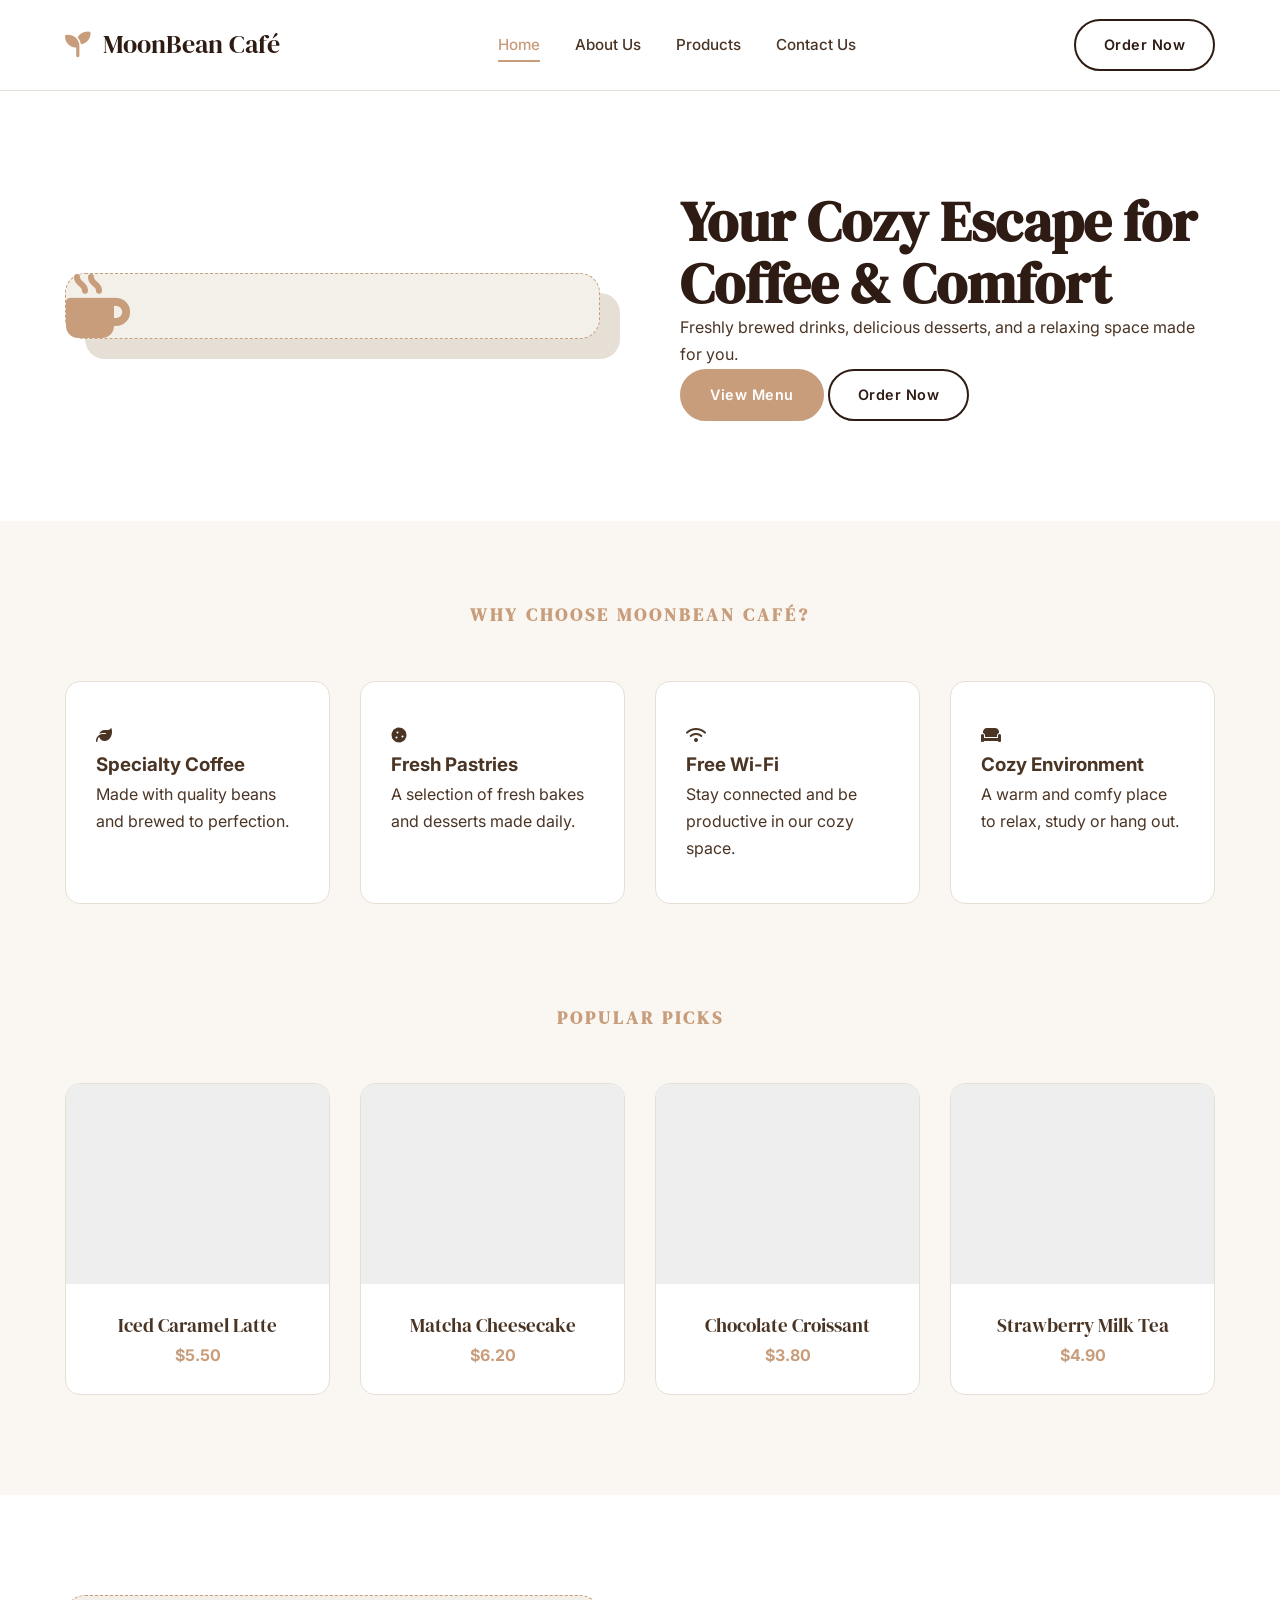
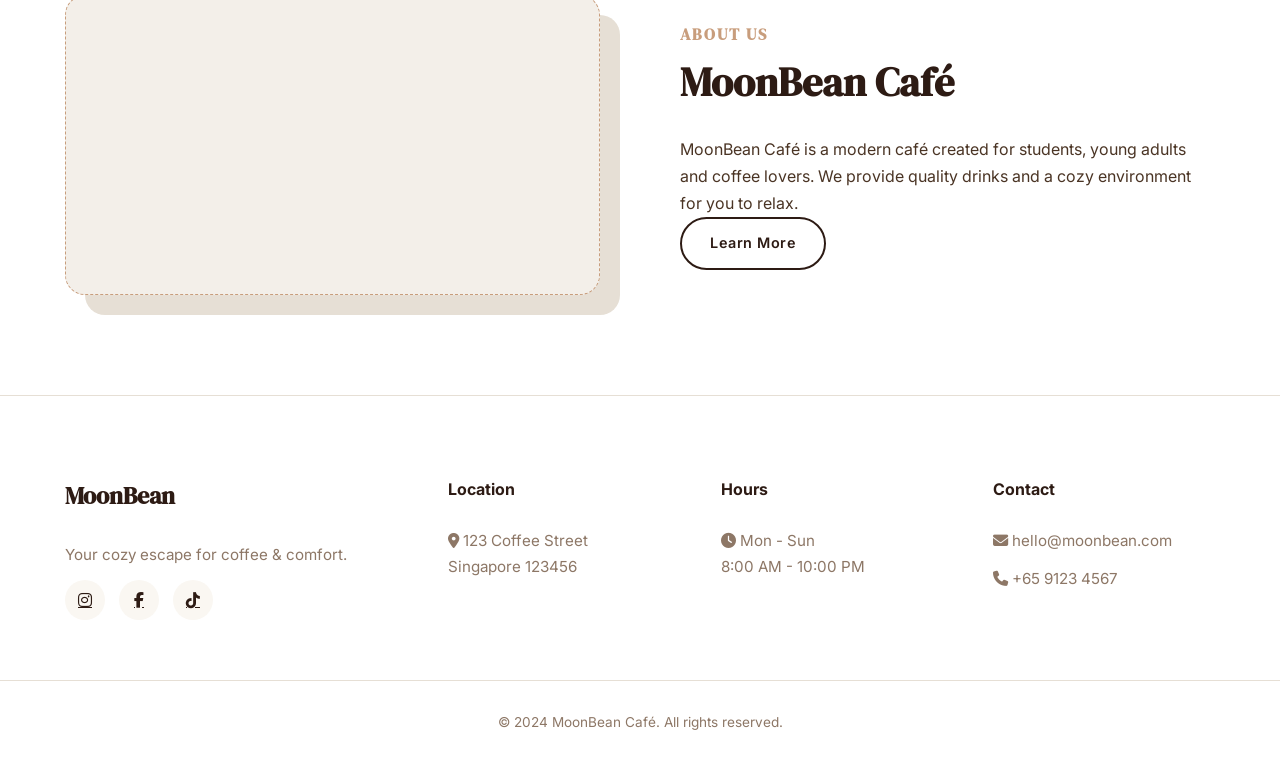
<file: index.html>
<!DOCTYPE html>
<html lang="en">
<head>
    <meta charset="UTF-8">
    <meta name="viewport" content="width=device-width, initial-scale=1.0">
    <title>MoonBean Café | Your Cozy Escape</title>
    <link rel="preconnect" href="https://fonts.googleapis.com">
    <link rel="preconnect" href="https://fonts.gstatic.com" crossorigin>
    <link href="https://fonts.googleapis.com/css2?family=DM+Serif+Display&family=Inter:wght@300;400;500;600&display=swap" rel="stylesheet">
    <link rel="stylesheet" href="https://cdnjs.cloudflare.com/ajax/libs/font-awesome/6.4.0/css/all.min.css">
    <link rel="stylesheet" href="style.css">
</head>
<body>

    <header>
        <div class="container nav-container">
            <a href="index.html" class="logo">
                <i class="fa-solid fa-seedling"></i> MoonBean Café
            </a>
            <nav>
                <ul>
                    <li><a href="index.html" class="active">Home</a></li>
                    <li><a href="aboutus.html">About Us</a></li>
                    <li><a href="products.html">Products</a></li>
                    <li><a href="contactus.html">Contact Us</a></li>
                </ul>
            </nav>
            <a href="#" class="btn-outline">Order Now</a>
        </div>
    </header>

    <section class="hero">
        <div class="container hero-grid">
            <div class="placeholder-img">
                <i class="fa-solid fa-mug-hot fa-4x" style="color: #c89d7c;"></i>
            </div>
            <div class="hero-content">
                <h1>Your Cozy Escape for Coffee & Comfort</h1>
                <p>Freshly brewed drinks, delicious desserts, and a relaxing space made for you.</p>
                <div class="hero-btns">
                    <a href="#" class="btn-solid">View Menu</a>
                    <a href="#" class="btn-outline">Order Now</a>
                </div>
            </div>
        </div>
    </section>

    <main class="container">
        <h2 class="section-title">Why Choose MoonBean Café?</h2>
        <div class="features-grid">
            <div class="feature-card">
                <i class="fa-solid fa-leaf"></i>
                <h3>Specialty Coffee</h3>
                <p>Made with quality beans and brewed to perfection.</p>
            </div>
            <div class="feature-card">
                <i class="fa-solid fa-cookie"></i>
                <h3>Fresh Pastries</h3>
                <p>A selection of fresh bakes and desserts made daily.</p>
            </div>
            <div class="feature-card">
                <i class="fa-solid fa-wifi"></i>
                <h3>Free Wi-Fi</h3>
                <p>Stay connected and be productive in our cozy space.</p>
            </div>
            <div class="feature-card">
                <i class="fa-solid fa-couch"></i>
                <h3>Cozy Environment</h3>
                <p>A warm and comfy place to relax, study or hang out.</p>
            </div>
        </div>

        <h2 class="section-title">Popular Picks</h2>
        <div class="picks-grid">
            <div class="pick-card">
                <div class="pick-img" style="height: 200px; background: #eee;"></div>
                <div class="pick-info">
                    <span class="pick-name">Iced Caramel Latte</span>
                    <span class="pick-price">$5.50</span>
                </div>
            </div>
            <div class="pick-card">
                <div class="pick-img" style="height: 200px; background: #eee;"></div>
                <div class="pick-info">
                    <span class="pick-name">Matcha Cheesecake</span>
                    <span class="pick-price">$6.20</span>
                </div>
            </div>
            <div class="pick-card">
                <div class="pick-img" style="height: 200px; background: #eee;"></div>
                <div class="pick-info">
                    <span class="pick-name">Chocolate Croissant</span>
                    <span class="pick-price">$3.80</span>
                </div>
            </div>
            <div class="pick-card">
                <div class="pick-img" style="height: 200px; background: #eee;"></div>
                <div class="pick-info">
                    <span class="pick-name">Strawberry Milk Tea</span>
                    <span class="pick-price">$4.90</span>
                </div>
            </div>
        </div>
    </main>

    <section class="about-preview">
        <div class="container about-grid">
            <div class="placeholder-img" style="min-height: 300px;"></div>
            <div class="about-content">
                <h2 style="font-size: 1rem; color: #C89D7C; letter-spacing: 2px;">ABOUT US</h2>
                <h2 style="margin-bottom: 20px;">MoonBean Café</h2>
                <p>MoonBean Café is a modern café created for students, young adults and coffee lovers. We provide quality drinks and a cozy environment for you to relax.</p>
                <a href="about.html" class="btn-outline">Learn More</a>
            </div>
        </div>
    </section>

    <footer>
        <div class="container footer-grid">
            <div class="footer-col">
                <h4 style="font-family: 'DM Serif Display'; font-size: 1.5rem;">MoonBean</h4>
                <p>Your cozy escape for coffee & comfort.</p>
                <div class="social-icons">
                    <a href="#"><i class="fa-brands fa-instagram"></i></a>
                    <a href="#"><i class="fa-brands fa-facebook-f"></i></a>
                    <a href="#"><i class="fa-brands fa-tiktok"></i></a>
                </div>
            </div>
            <div class="footer-col">
                <h4>Location</h4>
                <p><i class="fa-solid fa-location-dot"></i> 123 Coffee Street<br>Singapore 123456</p>
            </div>
            <div class="footer-col">
                <h4>Hours</h4>
                <p><i class="fa-solid fa-clock"></i> Mon - Sun<br>8:00 AM - 10:00 PM</p>
            </div>
            <div class="footer-col">
                <h4>Contact</h4>
                <p><i class="fa-solid fa-envelope"></i> hello@moonbean.com</p>
                <p><i class="fa-solid fa-phone"></i> +65 9123 4567</p>
            </div>
        </div>
        <div class="copyright">
            &copy; 2024 MoonBean Café. All rights reserved.
        </div>
    </footer>
</body>
</html>
</file>
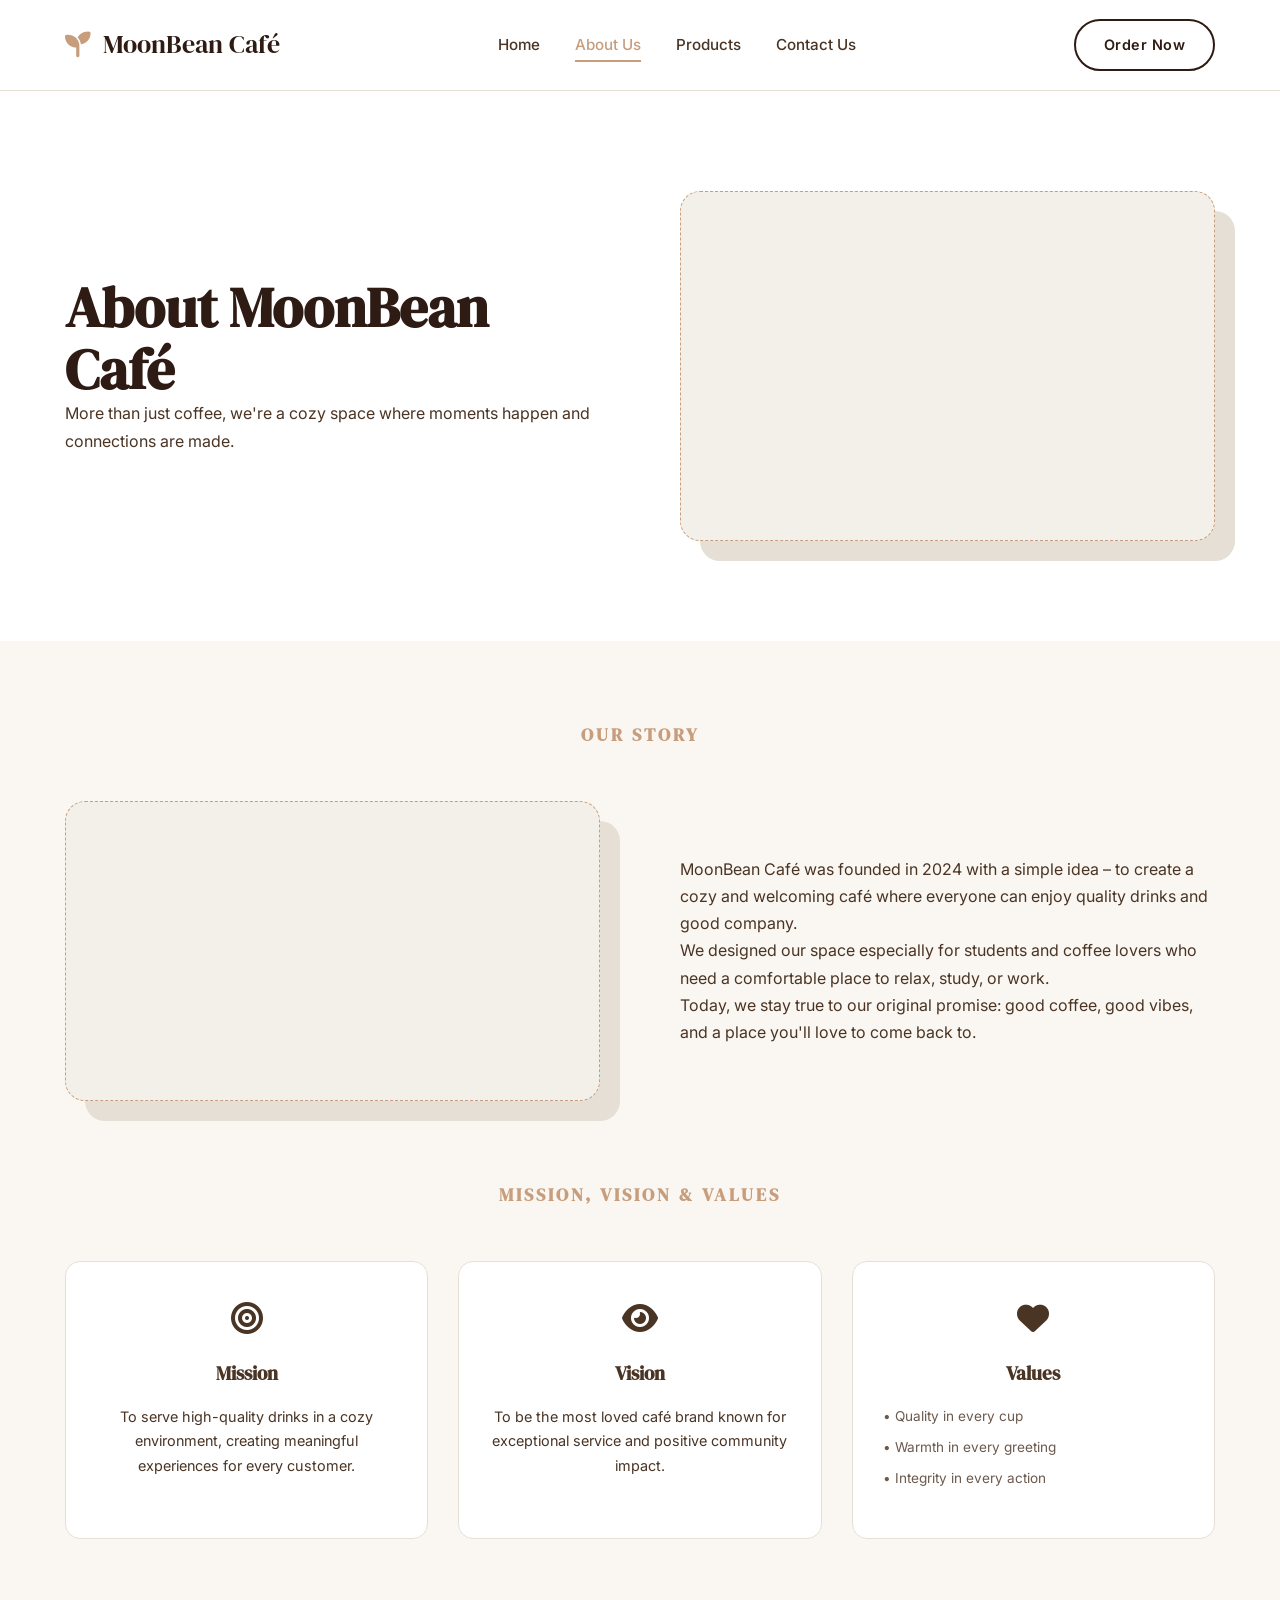
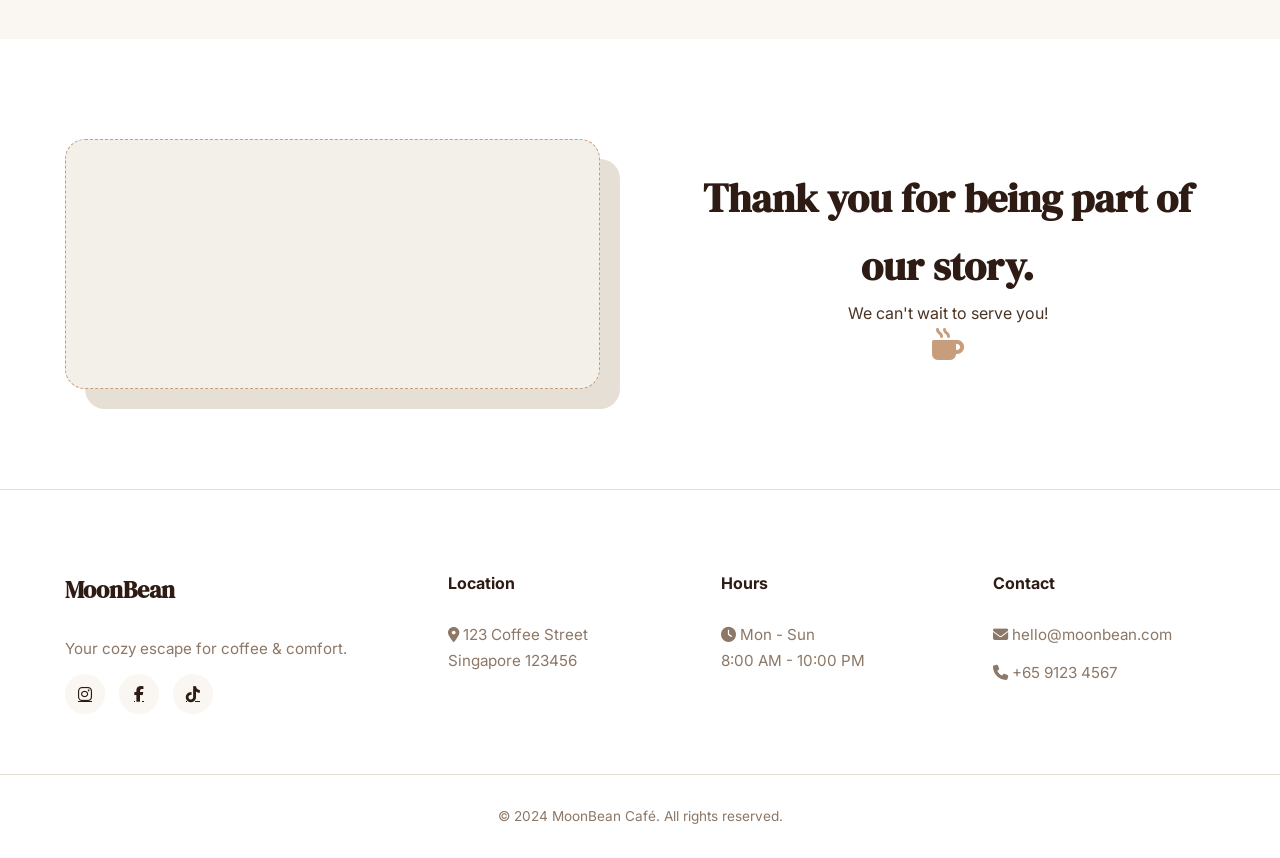
<file: aboutus.html>
<!DOCTYPE html>
<html lang="en">
<head>
    <meta charset="UTF-8">
    <meta name="viewport" content="width=device-width, initial-scale=1.0">
    <title>Our Story | MoonBean Café</title>
    <link rel="preconnect" href="https://fonts.googleapis.com">
    <link rel="preconnect" href="https://fonts.gstatic.com" crossorigin>
    <link href="https://fonts.googleapis.com/css2?family=DM+Serif+Display&family=Inter:wght@300;400;500;600&display=swap" rel="stylesheet">
    <link rel="stylesheet" href="https://cdnjs.cloudflare.com/ajax/libs/font-awesome/6.4.0/css/all.min.css">
    <link rel="stylesheet" href="style.css">
</head>
<body>

    <header>
        <div class="container nav-container">
            <a href="index.html" class="logo">
                <i class="fa-solid fa-seedling"></i> MoonBean Café
            </a>
            <nav>
                <ul>
                    <li><a href="index.html">Home</a></li>
                    <li><a href="aboutus.html" class="active">About Us</a></li>
                    <li><a href="products.html">Products</a></li>
                    <li><a href="contactus.html">Contact Us</a></li>
                </ul>
            </nav>
            <a href="#" class="btn-outline">Order Now</a>
        </div>
    </header>

    <section class="hero">
        <div class="container hero-grid">
            <div class="hero-content">
                <h1>About MoonBean Café</h1>
                <p>More than just coffee, we're a cozy space where moments happen and connections are made.</p>
            </div>
            <div class="placeholder-img" style="min-height: 350px;"></div>
        </div>
    </section>

    <main class="container">
        <div class="section-divider"><h2 class="section-title">Our Story</h2></div>
        
        <section class="story-grid">
            <div class="placeholder-img" style="min-height: 300px;"></div>
            <div class="story-content">
                <p>MoonBean Café was founded in 2024 with a simple idea – to create a cozy and welcoming café where everyone can enjoy quality drinks and good company.</p>
                <p>We designed our space especially for students and coffee lovers who need a comfortable place to relax, study, or work.</p>
                <p>Today, we stay true to our original promise: good coffee, good vibes, and a place you'll love to come back to.</p>
            </div>
        </section>

        <div class="section-divider"><h2 class="section-title">Mission, Vision & Values</h2></div>

        <section class="mvv-grid">
            <div class="mvv-card">
                <div style="text-align: center; margin-bottom: 20px;">
                    <i class="fa-solid fa-bullseye fa-2x" style="color: #4a3424;"></i>
                </div>
                <h3 style="text-align: center; font-family: 'DM Serif Display'; margin-bottom: 15px;">Mission</h3>
                <p style="text-align: center; font-size: 0.9rem;">To serve high-quality drinks in a cozy environment, creating meaningful experiences for every customer.</p>
            </div>

            <div class="mvv-card">
                <div style="text-align: center; margin-bottom: 20px;">
                    <i class="fa-solid fa-eye fa-2x" style="color: #4a3424;"></i>
                </div>
                <h3 style="text-align: center; font-family: 'DM Serif Display'; margin-bottom: 15px;">Vision</h3>
                <p style="text-align: center; font-size: 0.9rem;">To be the most loved café brand known for exceptional service and positive community impact.</p>
            </div>

            <div class="mvv-card">
                <div style="text-align: center; margin-bottom: 20px;">
                    <i class="fa-solid fa-heart fa-2x" style="color: #4a3424;"></i>
                </div>
                <h3 style="text-align: center; font-family: 'DM Serif Display'; margin-bottom: 15px;">Values</h3>
                <ul style="list-style: none; font-size: 0.85rem; color: #6b5a4e;">
                    <li style="margin-bottom: 8px;">• Quality in every cup</li>
                    <li style="margin-bottom: 8px;">• Warmth in every greeting</li>
                    <li style="margin-bottom: 8px;">• Integrity in every action</li>
                </ul>
            </div>
        </section>
    </main>

    <section class="thank-you-section">
        <div class="container thank-you-grid">
            <div class="placeholder-img" style="min-height: 250px;"></div>
            <div class="hero-content" style="text-align: center;">
                <h2>Thank you for being part of our story.</h2>
                <p>We can't wait to serve you!</p>
                <i class="fa-solid fa-mug-hot fa-2x" style="color: #C89D7C;"></i>
            </div>
        </div>
    </section>

    <footer>
        <div class="container footer-grid">
            <div class="footer-col">
                <h4 style="font-family: 'DM Serif Display'; font-size: 1.5rem;">MoonBean</h4>
                <p>Your cozy escape for coffee & comfort.</p>
                <div class="social-icons">
                    <a href="#"><i class="fa-brands fa-instagram"></i></a>
                    <a href="#"><i class="fa-brands fa-facebook-f"></i></a>
                    <a href="#"><i class="fa-brands fa-tiktok"></i></a>
                </div>
            </div>
            <div class="footer-col">
                <h4>Location</h4>
                <p><i class="fa-solid fa-location-dot"></i> 123 Coffee Street<br>Singapore 123456</p>
            </div>
            <div class="footer-col">
                <h4>Hours</h4>
                <p><i class="fa-solid fa-clock"></i> Mon - Sun<br>8:00 AM - 10:00 PM</p>
            </div>
            <div class="footer-col">
                <h4>Contact</h4>
                <p><i class="fa-solid fa-envelope"></i> hello@moonbean.com</p>
                <p><i class="fa-solid fa-phone"></i> +65 9123 4567</p>
            </div>
        </div>
        <div class="copyright">
            &copy; 2024 MoonBean Café. All rights reserved.
        </div>
    </footer>
</body>
</html>
</file>
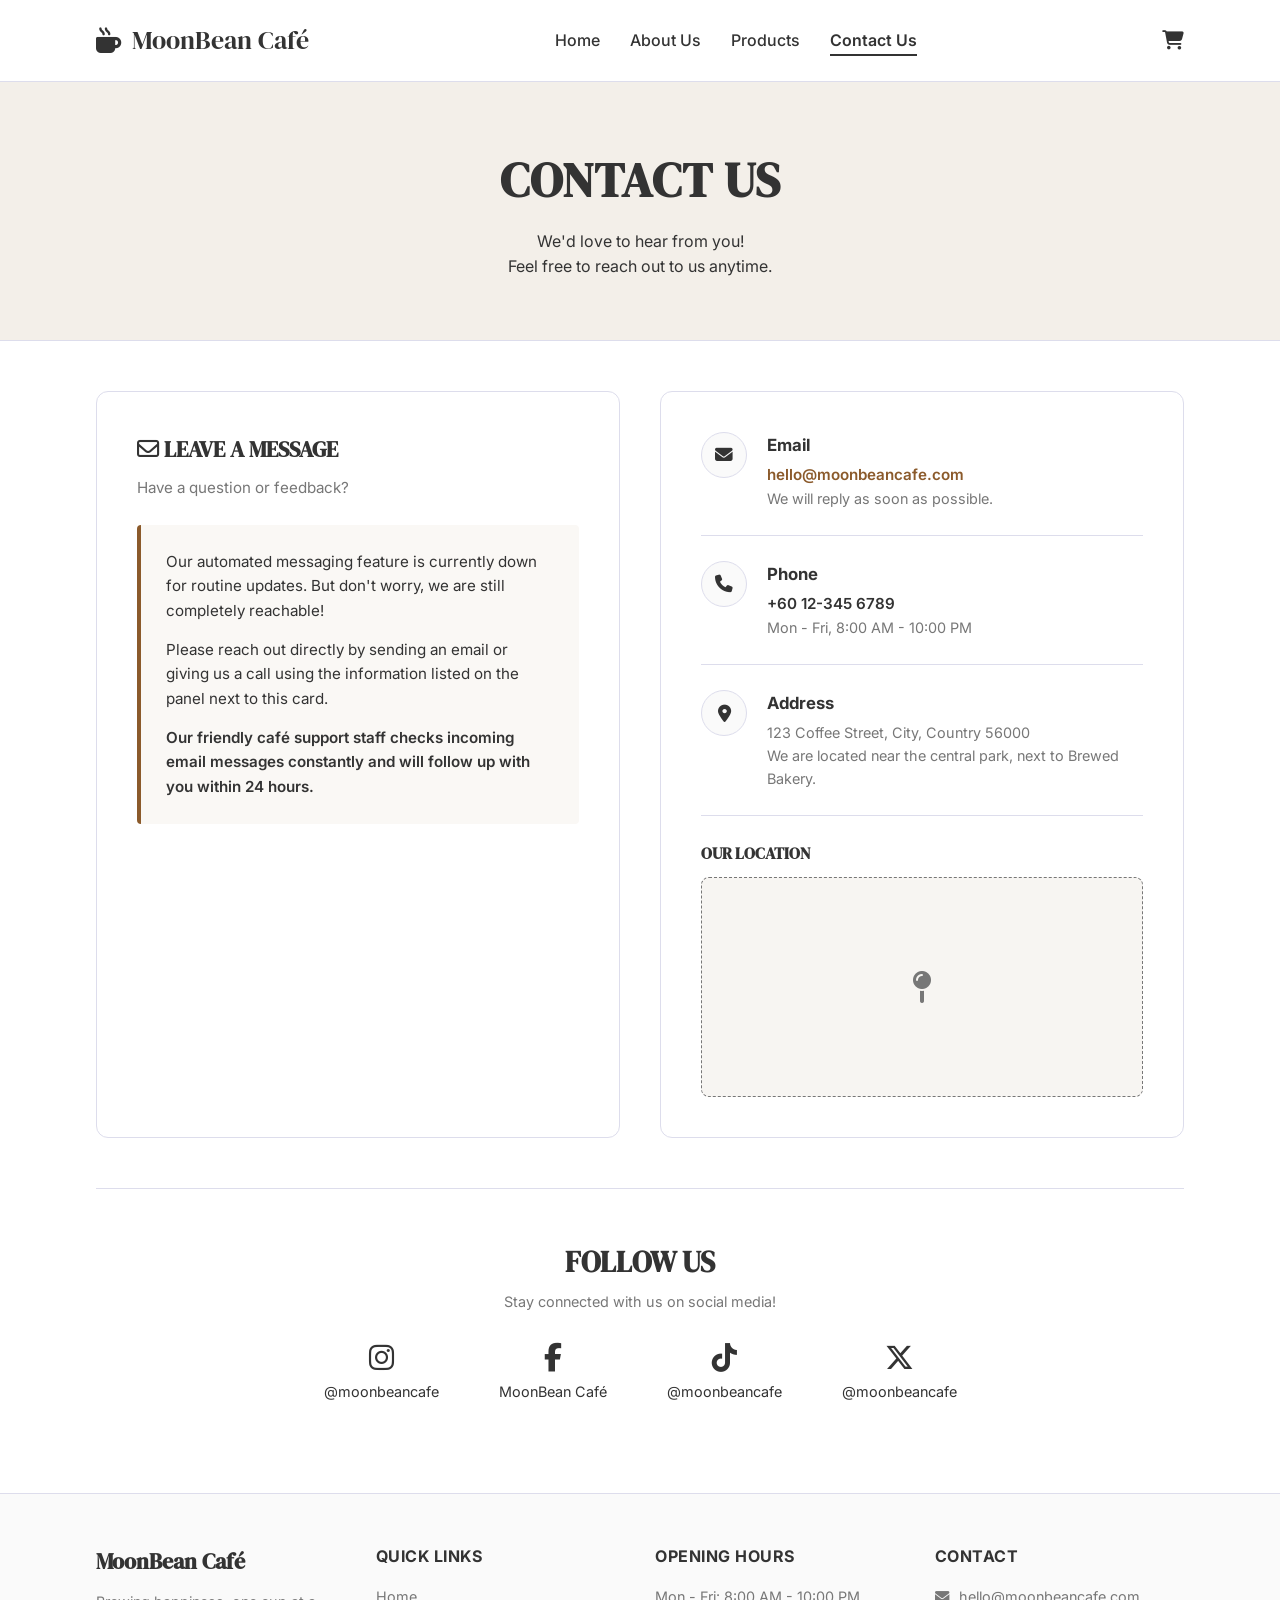
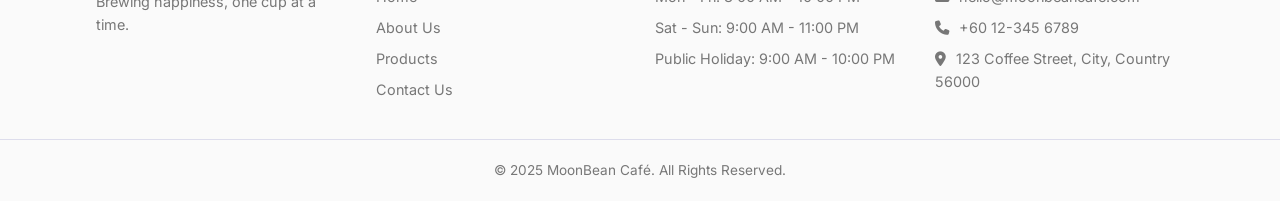
<file: contactus.html>
<!DOCTYPE html>
<html lang="en">
<head>
    <meta charset="UTF-8">
    <meta name="viewport" content="width=device-width, initial-scale=1.0">
    <title>Contact Us | MoonBean Café</title>
    <link rel="preconnect" href="https://fonts.googleapis.com">
    <link rel="preconnect" href="https://fonts.gstatic.com" crossorigin>
    <link href="https://fonts.googleapis.com/css2?family=DM+Serif+Display&family=Inter:wght@400;500;600&display=swap" rel="stylesheet">
    <link rel="stylesheet" href="https://cdnjs.cloudflare.com/ajax/libs/font-awesome/6.4.0/css/all.min.css">
    
    <style>
        /* ==========================================
           INTERNAL CSS STYLING (FIXED)
           ========================================== */
        :root {
            --bg-cream: #f3efe9;
            --white: #ffffff;
            --border-gray: #ddddec;
            --text-dark: #333333;
            --text-light: #777777;
            --coffee-accent: #8b5a2b;
        }

        * {
            margin: 0;
            padding: 0;
            box-sizing: border-box;
        }

        body {
            font-family: 'Inter', sans-serif;
            color: var(--text-dark);
            line-height: 1.6;
            background-color: var(--white);
        }

        /* Navbar Layout */
        .navbar {
            background: var(--white);
            border-bottom: 1px solid var(--border-gray);
            padding: 20px 0;
        }

        .nav-container {
            width: 85%;
            max-width: 1200px;
            margin: 0 auto;
            display: flex;
            justify-content: space-between;
            align-items: center;
        }

        .logo {
            font-family: 'DM Serif Display', serif;
            font-size: 1.6rem;
            text-decoration: none;
            color: var(--text-dark);
            display: flex;
            align-items: center;
            gap: 10px;
        }

        .nav-links {
            display: flex;
            list-style: none;
            gap: 30px;
        }

        .nav-links a {
            text-decoration: none;
            color: var(--text-dark);
            font-weight: 500;
            transition: color 0.2s ease;
        }

        .nav-links a:hover {
            color: var(--coffee-accent);
        }

        .nav-links a.active {
            border-bottom: 2px solid var(--text-dark);
            padding-bottom: 4px;
            font-weight: 600;
        }

        .cart-icon {
            font-size: 1.2rem;
            color: var(--text-dark);
            cursor: pointer;
        }

        /* Hero Banner */
        .contact-hero {
            background-color: var(--bg-cream);
            text-align: center;
            padding: 60px 20px;
            border-bottom: 1px solid var(--border-gray); /* Fixed variable typo here */
        }

        .contact-hero h1 {
            font-family: 'DM Serif Display', serif;
            font-size: 3rem;
            margin-bottom: 10px;
            letter-spacing: 1px;
        }

        /* Main Content Grid */
        .main-container {
            width: 85%;
            max-width: 1200px;
            margin: 50px auto;
        }

        .contact-grid {
            display: grid;
            grid-template-columns: 1fr 1fr;
            gap: 40px;
        }

        .info-box {
            background: var(--white);
            border: 1px solid var(--border-gray);
            padding: 40px;
            border-radius: 12px;
        }

        .info-box h3 {
            font-family: 'DM Serif Display', serif;
            font-size: 1.4rem;
            margin-bottom: 8px;
        }

        .box-subtitle {
            font-size: 0.95rem;
            color: var(--text-light);
            margin-bottom: 25px;
        }

        /* Simple Info Notice Box */
        .message-notice {
            background-color: #faf8f5;
            border-left: 4px solid var(--coffee-accent);
            padding: 25px;
            border-radius: 4px;
        }

        .message-notice p {
            margin-bottom: 15px;
            font-size: 0.95rem;
            color: var(--text-dark);
        }

        .message-notice p:last-child {
            margin-bottom: 0;
        }

        .highlight-text {
            font-weight: 600;
            color: var(--coffee-accent);
        }

        /* Contact Items Styling */
        .contact-row {
            display: flex;
            gap: 20px;
            margin-bottom: 25px;
            padding-bottom: 25px;
            border-bottom: 1px solid var(--border-gray);
        }

        .contact-row:last-of-type {
            border-bottom: none;
            margin-bottom: 15px;
            padding-bottom: 0;
        }

        .circle-icon {
            width: 46px;
            height: 46px;
            border: 1px solid var(--border-gray);
            border-radius: 50%;
            display: flex;
            align-items: center;
            justify-content: center;
            font-size: 1.1rem;
            background-color: #fafafa;
            flex-shrink: 0;
        }

        .row-details h4 {
            font-size: 1.05rem;
            margin-bottom: 4px;
        }

        .primary-link {
            font-size: 0.95rem;
            color: var(--coffee-accent);
            font-weight: 600;
        }

        .strong-text {
            font-size: 0.95rem;
            font-weight: 600;
        }

        .muted-text {
            font-size: 0.9rem;
            color: var(--text-light);
        }

        .location-title {
            font-family: 'DM Serif Display', serif;
            margin-top: 20px;
            margin-bottom: 10px;
        }

        /* Wireframe Map Placeholder */
        .wireframe-map {
            width: 100%;
            height: 220px;
            background: #f7f5f2;
            border-radius: 8px;
            display: flex;
            align-items: center;
            justify-content: center;
            border: 1px dashed var(--text-light);
            color: var(--text-light);
        }

        /* Social Media Row */
        .follow-us {
            text-align: center;
            padding: 50px 20px;
            border-top: 1px solid var(--border-gray);
            width: 85%;
            max-width: 1200px;
            margin: 0 auto;
        }

        .follow-us h2 {
            font-family: 'DM Serif Display', serif;
            font-size: 1.8rem;
            margin-bottom: 5px;
        }

        .social-flex {
            display: flex;
            justify-content: center;
            gap: 60px;
            margin-top: 30px;
        }

        .social-item {
            display: flex;
            flex-direction: column;
            align-items: center;
            gap: 8px;
            font-size: 0.9rem;
        }

        .social-item i {
            font-size: 1.8rem;
            color: var(--text-dark);
        }

        /* Footer Layout */
        .site-footer {
            background-color: #fafafa;
            border-top: 1px solid var(--border-gray);
            padding: 50px 0 20px 0;
            margin-top: 40px;
        }

        .footer-grid {
            width: 85%;
            max-width: 1200px;
            margin: 0 auto;
            display: grid;
            grid-template-columns: repeat(auto-fit, minmax(220px, 1fr));
            gap: 30px;
            margin-bottom: 30px;
        }

        .footer-column h3 {
            font-family: 'DM Serif Display', serif;
            font-size: 1.4rem;
            margin-bottom: 10px;
        }

        .footer-column h4 {
            font-size: 1rem;
            margin-bottom: 15px;
            text-transform: uppercase;
            letter-spacing: 0.5px;
        }

        .footer-column p {
            font-size: 0.9rem;
            color: var(--text-light);
            margin-bottom: 8px;
        }

        .footer-column a {
            color: var(--text-light);
            text-decoration: none;
        }

        .footer-column a:hover {
            color: var(--coffee-accent);
        }

        .footer-column i {
            margin-right: 6px;
        }

        .footer-bottom {
            text-align: center;
            border-top: 1px solid var(--border-gray);
            padding-top: 20px;
            font-size: 0.85rem;
            color: var(--text-light);
        }

        /* Responsive Layout for Mobile/Tablets */
        @media (max-width: 768px) {
            .contact-grid {
                grid-template-columns: 1fr;
            }
            .social-flex {
                flex-wrap: wrap;
                gap: 30px;
            }
        }
    </style>
</head>
<body>

    <header class="navbar">
        <div class="nav-container">
            <a href="index.html" class="logo">
                <i class="fa-solid fa-mug-hot"></i> MoonBean Café
            </a>
            <nav>
                <ul class="nav-links">
                    <li><a href="index.html">Home</a></li>
                    <li><a href="aboutus.html">About Us</a></li>
                    <li><a href="products.html">Products</a></li>
                    <li><a href="contactus.html" class="active">Contact Us</a></li>
                </ul>
            </nav>
            <div class="cart-icon">
                <i class="fa-solid fa-cart-shopping"></i>
            </div>
        </div> </header>

    <section class="contact-hero">
        <div class="hero-content">
            <h1>CONTACT US</h1>
            <p>We'd love to hear from you!</p>
            <p>Feel free to reach out to us anytime.</p>
        </div>
    </section>

    <main class="main-container">
        <div class="contact-grid">
            
            <div class="info-box">
                <h3><i class="fa-regular fa-envelope"></i> LEAVE A MESSAGE</h3>
                <p class="box-subtitle">Have a question or feedback?</p>
                
                <div class="message-notice">
                    <p>Our automated messaging feature is currently down for routine updates. But don't worry, we are still completely reachable!</p>
                    <p>Please reach out directly by sending an email or giving us a call using the information listed on the panel next to this card.</p>
                    <p class="highlight-text">Our friendly café support staff checks incoming email messages constantly and will follow up with you within 24 hours.</p>
                </div>
            </div>

            <div class="info-box">
                <div class="contact-row">
                    <div class="circle-icon"><i class="fa-solid fa-envelope"></i></div>
                    <div class="row-details">
                        <h4>Email</h4>
                        <p class="primary-link">hello@moonbeancafe.com</p>
                        <p class="muted-text">We will reply as soon as possible.</p>
                    </div>
                </div>

                <div class="contact-row">
                    <div class="circle-icon"><i class="fa-solid fa-phone"></i></div>
                    <div class="row-details">
                        <h4>Phone</h4>
                        <p class="strong-text">+60 12-345 6789</p>
                        <p class="muted-text">Mon - Fri, 8:00 AM - 10:00 PM</p>
                    </div>
                </div>

                <div class="contact-row">
                    <div class="circle-icon"><i class="fa-solid fa-location-dot"></i></div>
                    <div class="row-details">
                        <h4>Address</h4>
                        <p class="muted-text">123 Coffee Street, City, Country 56000</p>
                        <p class="muted-text">We are located near the central park, next to Brewed Bakery.</p>
                    </div>
                </div>

                <h4 class="location-title">OUR LOCATION</h4>
                <div class="wireframe-map">
                    <i class="fa-solid fa-map-pin fa-2x"></i>
                </div>
            </div>

        </div>
    </main>

    <section class="follow-us">
        <h2>FOLLOW US</h2>
        <p class="muted-text">Stay connected with us on social media!</p>
        <div class="social-flex">
            <div class="social-item">
                <i class="fa-brands fa-instagram"></i>
                <span>@moonbeancafe</span>
            </div>
            <div class="social-item">
                <i class="fa-brands fa-facebook-f"></i>
                <span>MoonBean Café</span>
            </div>
            <div class="social-item">
                <i class="fa-brands fa-tiktok"></i>
                <span>@moonbeancafe</span>
            </div>
            <div class="social-item">
                <i class="fa-brands fa-x-twitter"></i>
                <span>@moonbeancafe</span>
            </div>
        </div>
    </section>

    <footer class="site-footer">
        <div class="footer-grid">
            <div class="footer-column">
                <h3>MoonBean Café</h3>
                <p>Brewing happiness, one cup at a time.</p>
            </div>
            <div class="footer-column">
                <h4>Quick Links</h4>
                <p><a href="index.html">Home</a></p>
                <p><a href="aboutus.html">About Us</a></p>
                <p><a href="products.html">Products</a></p>
                <p><a href="contactus.html">Contact Us</a></p>
            </div>
            <div class="footer-column">
                <h4>Opening Hours</h4>
                <p>Mon - Fri: 8:00 AM - 10:00 PM</p>
                <p>Sat - Sun: 9:00 AM - 11:00 PM</p>
                <p>Public Holiday: 9:00 AM - 10:00 PM</p>
            </div>
            <div class="footer-column">
                <h4>Contact</h4>
                <p><i class="fa-solid fa-envelope"></i> hello@moonbeancafe.com</p>
                <p><i class="fa-solid fa-phone"></i> +60 12-345 6789</p>
                <p><i class="fa-solid fa-location-dot"></i> 123 Coffee Street, City, Country 56000</p>
            </div>
        </div>
        <div class="footer-bottom">
            &copy; 2025 MoonBean Café. All Rights Reserved.
        </div>
    </footer>

</body>
</html>
</file>
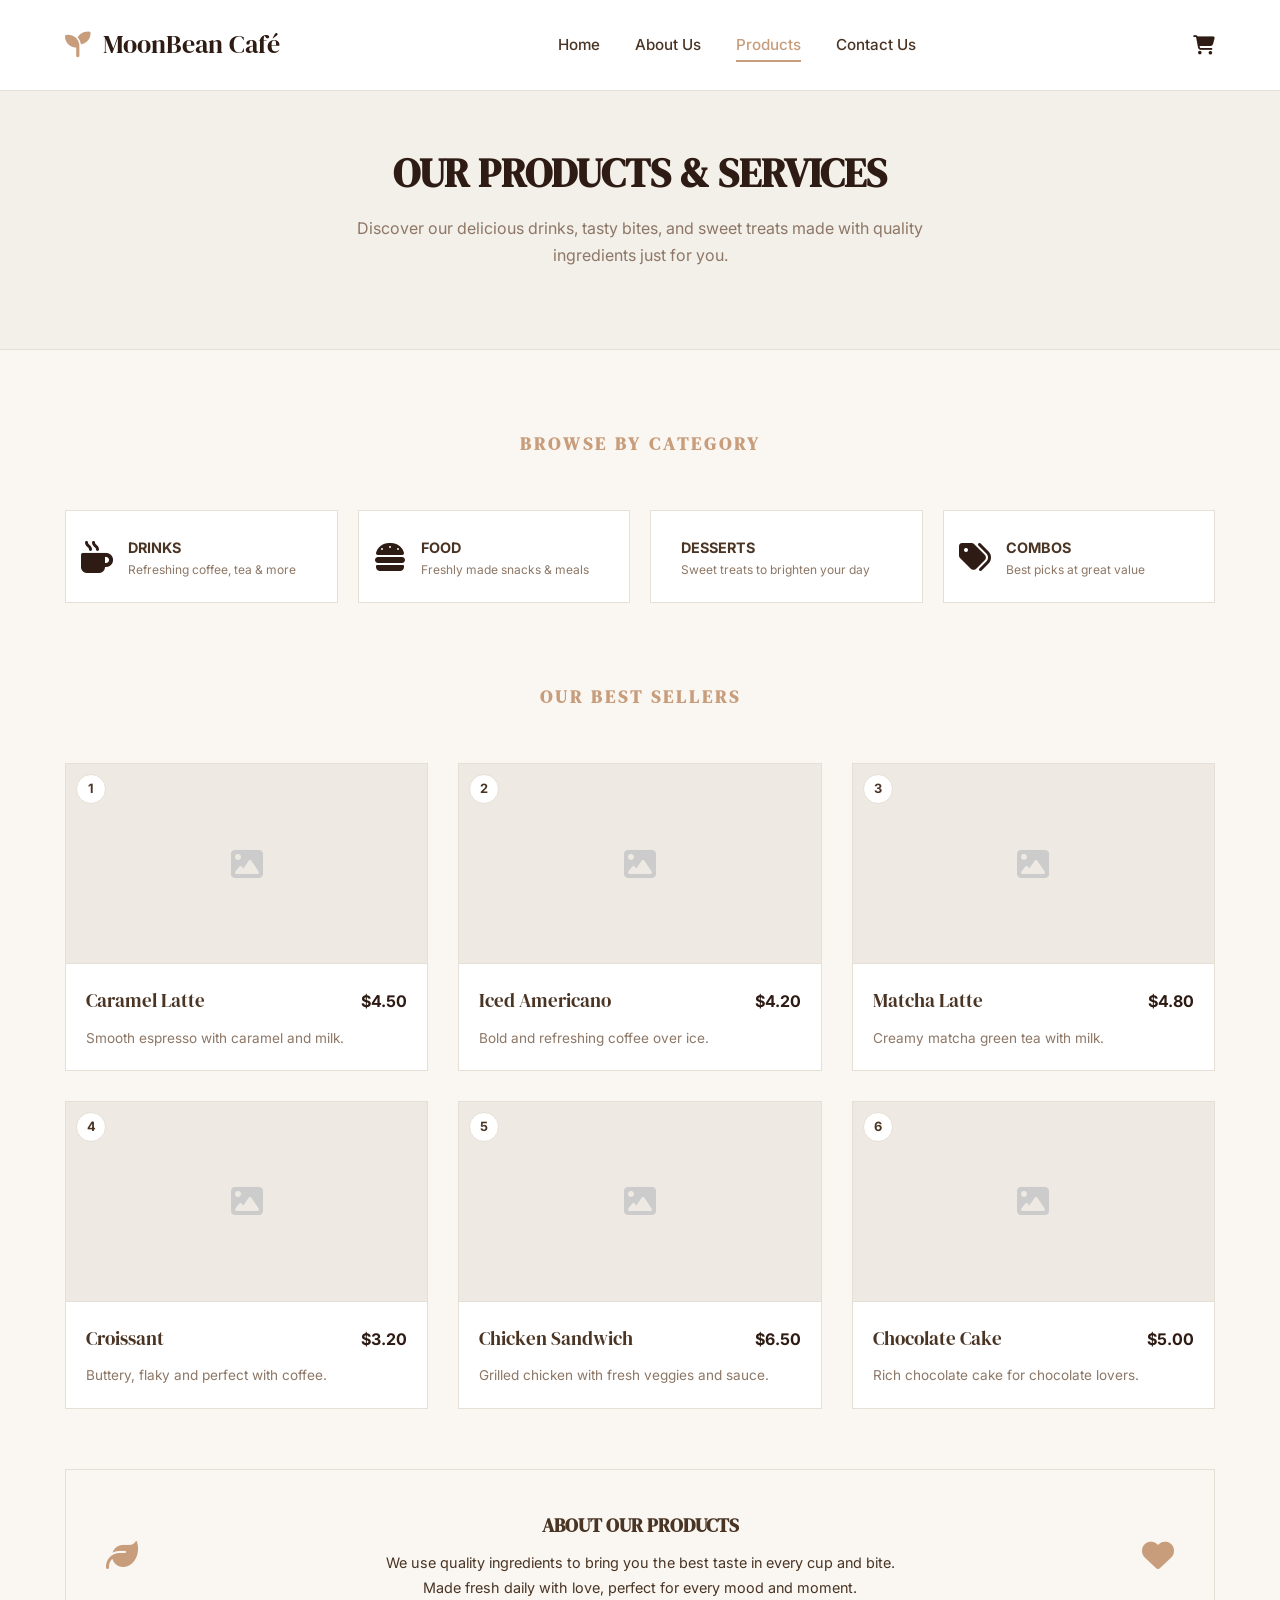
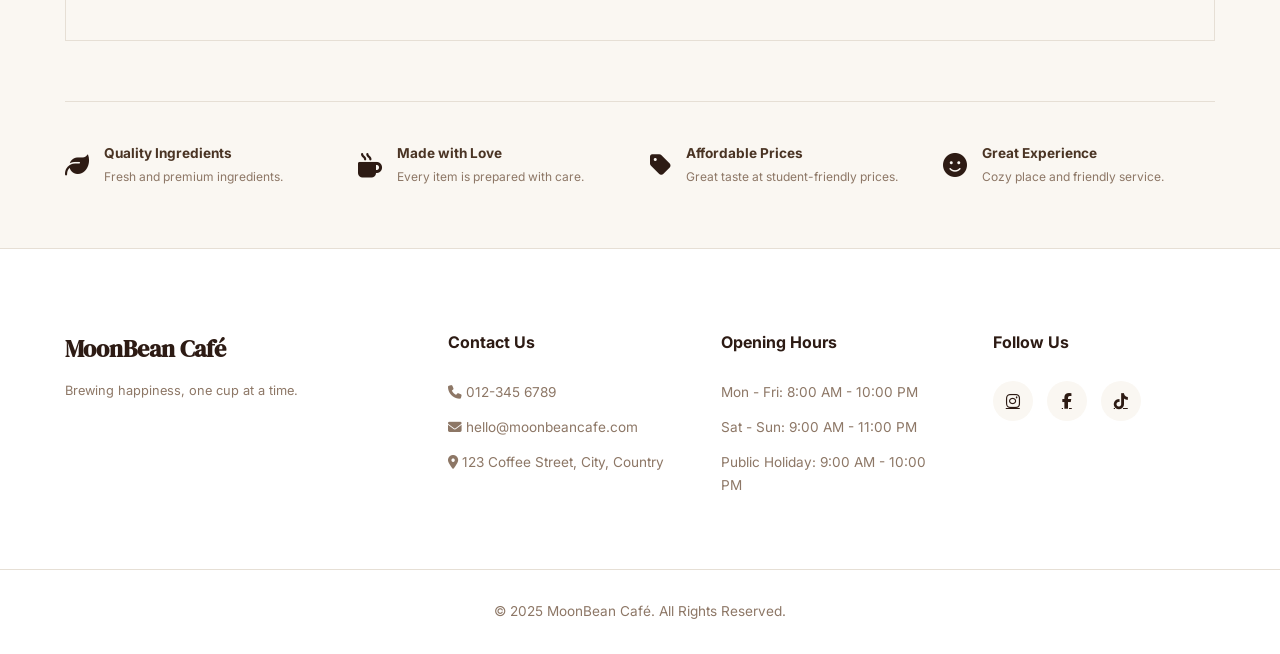
<file: products.html>
<!DOCTYPE html>
<html lang="en">
<head>
    <meta charset="UTF-8">
    <meta name="viewport" content="width=device-width, initial-scale=1.0">
    <title>Products & Services | MoonBean Café</title>
    <!-- Google Fonts -->
    <link rel="preconnect" href="https://fonts.googleapis.com">
    <link rel="preconnect" href="https://fonts.gstatic.com" crossorigin>
    <link href="https://fonts.googleapis.com/css2?family=DM+Serif+Display&family=Inter:wght@300;400;500;600&display=swap" rel="stylesheet">
    <!-- Font Awesome Icons -->
    <link rel="stylesheet" href="https://cdnjs.cloudflare.com/ajax/libs/font-awesome/6.4.0/css/all.min.css">
    <!-- Link to shared CSS -->
    <link rel="stylesheet" href="style.css">
    <style>
        /* Specific Styles for wireframe_Products.png */
        .products-hero {
            background-color: #f3efe9;
            text-align: center;
            padding: 60px 0;
            border-bottom: 1px solid var(--border-light);
        }

        .category-grid {
            display: grid;
            grid-template-columns: repeat(4, 1fr);
            gap: 20px;
            margin: 40px 0;
        }

        .category-card {
            background: var(--white);
            border: 1px solid var(--border-light);
            padding: 25px 15px;
            text-align: center;
            display: flex;
            align-items: center;
            gap: 15px;
            transition: var(--transition);
        }

        .category-card i {
            font-size: 2rem;
            color: var(--primary-espresso);
        }

        .category-card div {
            text-align: left;
        }

        .category-card h4 {
            font-size: 0.9rem;
            text-transform: uppercase;
            margin-bottom: 2px;
        }

        .category-card p {
            font-size: 0.75rem;
            color: var(--text-muted);
            line-height: 1.2;
        }

        .best-sellers-grid {
            display: grid;
            grid-template-columns: repeat(3, 1fr);
            gap: 30px;
            margin-bottom: 60px;
        }

        .product-card {
            background: var(--white);
            border: 1px solid var(--border-light);
            position: relative;
        }

        .product-img {
            height: 200px;
            background: #eeeae3;
            border-bottom: 1px solid var(--border-light);
            display: flex;
            align-items: center;
            justify-content: center;
            position: relative;
        }

        .product-badge {
            position: absolute;
            top: 10px;
            left: 10px;
            background: white;
            border: 1px solid var(--border-light);
            width: 30px;
            height: 30px;
            border-radius: 50%;
            display: flex;
            align-items: center;
            justify-content: center;
            font-size: 0.8rem;
            font-weight: bold;
        }

        .product-info {
            padding: 20px;
        }

        .product-header {
            display: flex;
            justify-content: space-between;
            align-items: baseline;
            margin-bottom: 10px;
        }

        .product-name {
            font-family: var(--font-heading);
            font-size: 1.2rem;
        }

        .product-price {
            font-weight: bold;
            color: var(--primary-espresso);
        }

        .product-desc {
            font-size: 0.85rem;
            color: var(--text-muted);
        }

        .about-products-banner {
            border: 1px solid var(--border-light);
            padding: 40px;
            text-align: center;
            margin: 60px 0;
            display: flex;
            align-items: center;
            justify-content: space-between;
            gap: 20px;
        }

        .product-features {
            display: grid;
            grid-template-columns: repeat(4, 1fr);
            gap: 20px;
            margin-bottom: 60px;
            border-top: 1px solid var(--border-light);
            padding-top: 40px;
        }

        .feature-item {
            display: flex;
            gap: 15px;
            align-items: center;
        }

        .feature-item i {
            font-size: 1.5rem;
            color: var(--primary-espresso);
        }

        .feature-item h5 {
            font-size: 0.85rem;
            margin-bottom: 2px;
        }

        .feature-item p {
            font-size: 0.75rem;
            color: var(--text-muted);
        }

        @media (max-width: 992px) {
            .category-grid, .best-sellers-grid, .product-features {
                grid-template-columns: repeat(2, 1fr);
            }
        }
    </style>
</head>
<body>

    <!-- SHARED NAVIGATION -->
    <header>
        <div class="container nav-container">
            <a href="index.html" class="logo">
                <i class="fa-solid fa-seedling"></i> MoonBean Café
            </a>
            <nav>
                <ul>
                    <li><a href="index.html">Home</a></li>
                    <li><a href="aboutus.html">About Us</a></li>
                    <li><a href="products.html" class="active">Products</a></li>
                    <li><a href="contactus.html">Contact Us</a></li>
                </ul>
            </nav>
            <div style="display: flex; align-items: center; gap: 20px;">
                <a href="#" style="color: var(--primary-espresso); font-size: 1.2rem;"><i class="fa-solid fa-cart-shopping"></i></a>
            </div>
        </div>
    </header>

    <!-- HERO SECTION -->
    <section class="products-hero">
        <div class="container">
            <h1 style="font-size: 2.5rem; text-transform: uppercase;">Our Products & Services</h1>
            <p style="max-width: 600px; margin: 20px auto; color: var(--text-muted);">Discover our delicious drinks, tasty bites, and sweet treats made with quality ingredients just for you.</p>
        </div>
    </section>

    <main class="container">
        
        <!-- BROWSE BY CATEGORY -->
        <h2 class="section-title">Browse By Category</h2>
        <div class="category-grid">
            <div class="category-card">
                <i class="fa-solid fa-mug-hot"></i>
                <div>
                    <h4>Drinks</h4>
                    <p>Refreshing coffee, tea & more</p>
                </div>
            </div>
            <div class="category-card">
                <i class="fa-solid fa-burger"></i>
                <div>
                    <h4>Food</h4>
                    <p>Freshly made snacks & meals</p>
                </div>
            </div>
            <div class="category-card">
                <i class="fa-solid fa-cake-slice"></i>
                <div>
                    <h4>Desserts</h4>
                    <p>Sweet treats to brighten your day</p>
                </div>
            </div>
            <div class="category-card">
                <i class="fa-solid fa-tags"></i>
                <div>
                    <h4>Combos</h4>
                    <p>Best picks at great value</p>
                </div>
            </div>
        </div>

        <!-- BEST SELLERS -->
        <h2 class="section-title">Our Best Sellers</h2>
        <div class="best-sellers-grid">
            <!-- 1. Caramel Latte -->
            <div class="product-card">
                <div class="product-img">
                    <div class="product-badge">1</div>
                    <i class="fa-solid fa-image fa-2x" style="color: #ccc;"></i>
                </div>
                <div class="product-info">
                    <div class="product-header">
                        <span class="product-name">Caramel Latte</span>
                        <span class="product-price">$4.50</span>
                    </div>
                    <p class="product-desc">Smooth espresso with caramel and milk.</p>
                </div>
            </div>

            <!-- 2. Iced Americano -->
            <div class="product-card">
                <div class="product-img">
                    <div class="product-badge">2</div>
                    <i class="fa-solid fa-image fa-2x" style="color: #ccc;"></i>
                </div>
                <div class="product-info">
                    <div class="product-header">
                        <span class="product-name">Iced Americano</span>
                        <span class="product-price">$4.20</span>
                    </div>
                    <p class="product-desc">Bold and refreshing coffee over ice.</p>
                </div>
            </div>

            <!-- 3. Matcha Latte -->
            <div class="product-card">
                <div class="product-img">
                    <div class="product-badge">3</div>
                    <i class="fa-solid fa-image fa-2x" style="color: #ccc;"></i>
                </div>
                <div class="product-info">
                    <div class="product-header">
                        <span class="product-name">Matcha Latte</span>
                        <span class="product-price">$4.80</span>
                    </div>
                    <p class="product-desc">Creamy matcha green tea with milk.</p>
                </div>
            </div>

            <!-- 4. Croissant -->
            <div class="product-card">
                <div class="product-img">
                    <div class="product-badge">4</div>
                    <i class="fa-solid fa-image fa-2x" style="color: #ccc;"></i>
                </div>
                <div class="product-info">
                    <div class="product-header">
                        <span class="product-name">Croissant</span>
                        <span class="product-price">$3.20</span>
                    </div>
                    <p class="product-desc">Buttery, flaky and perfect with coffee.</p>
                </div>
            </div>

            <!-- 5. Chicken Sandwich -->
            <div class="product-card">
                <div class="product-img">
                    <div class="product-badge">5</div>
                    <i class="fa-solid fa-image fa-2x" style="color: #ccc;"></i>
                </div>
                <div class="product-info">
                    <div class="product-header">
                        <span class="product-name">Chicken Sandwich</span>
                        <span class="product-price">$6.50</span>
                    </div>
                    <p class="product-desc">Grilled chicken with fresh veggies and sauce.</p>
                </div>
            </div>

            <!-- 6. Chocolate Cake -->
            <div class="product-card">
                <div class="product-img">
                    <div class="product-badge">6</div>
                    <i class="fa-solid fa-image fa-2x" style="color: #ccc;"></i>
                </div>
                <div class="product-info">
                    <div class="product-header">
                        <span class="product-name">Chocolate Cake</span>
                        <span class="product-price">$5.00</span>
                    </div>
                    <p class="product-desc">Rich chocolate cake for chocolate lovers.</p>
                </div>
            </div>
        </div>

        <!-- ABOUT OUR PRODUCTS BANNER -->
        <div class="about-products-banner">
            <i class="fa-solid fa-leaf fa-2x" style="color: var(--accent-latte);"></i>
            <div>
                <h3 style="font-family: var(--font-heading); margin-bottom: 10px;">ABOUT OUR PRODUCTS</h3>
                <p style="font-size: 0.9rem;">We use quality ingredients to bring you the best taste in every cup and bite.</p>
                <p style="font-size: 0.9rem;">Made fresh daily with love, perfect for every mood and moment.</p>
            </div>
            <i class="fa-solid fa-heart fa-2x" style="color: var(--accent-latte);"></i>
        </div>

        <!-- PRODUCT FEATURES -->
        <div class="product-features">
            <div class="feature-item">
                <i class="fa-solid fa-leaf"></i>
                <div>
                    <h5>Quality Ingredients</h5>
                    <p>Fresh and premium ingredients.</p>
                </div>
            </div>
            <div class="feature-item">
                <i class="fa-solid fa-mug-hot"></i>
                <div>
                    <h5>Made with Love</h5>
                    <p>Every item is prepared with care.</p>
                </div>
            </div>
            <div class="feature-item">
                <i class="fa-solid fa-tag"></i>
                <div>
                    <h5>Affordable Prices</h5>
                    <p>Great taste at student-friendly prices.</p>
                </div>
            </div>
            <div class="feature-item">
                <i class="fa-solid fa-face-smile"></i>
                <div>
                    <h5>Great Experience</h5>
                    <p>Cozy place and friendly service.</p>
                </div>
            </div>
        </div>

    </main>

    <!-- SHARED FOOTER -->
    <footer>
        <div class="container footer-grid">
            <div class="footer-col">
                <h4 style="font-family: 'DM Serif Display'; font-size: 1.5rem; margin-bottom: 10px;">MoonBean Café</h4>
                <p style="font-size: 0.8rem;">Brewing happiness, one cup at a time.</p>
            </div>
            <div class="footer-col">
                <h4>Contact Us</h4>
                <p style="font-size: 0.85rem;"><i class="fa-solid fa-phone"></i> 012-345 6789</p>
                <p style="font-size: 0.85rem;"><i class="fa-solid fa-envelope"></i> hello@moonbeancafe.com</p>
                <p style="font-size: 0.85rem;"><i class="fa-solid fa-location-dot"></i> 123 Coffee Street, City, Country</p>
            </div>
            <div class="footer-col">
                <h4>Opening Hours</h4>
                <p style="font-size: 0.85rem;">Mon - Fri: 8:00 AM - 10:00 PM</p>
                <p style="font-size: 0.85rem;">Sat - Sun: 9:00 AM - 11:00 PM</p>
                <p style="font-size: 0.85rem;">Public Holiday: 9:00 AM - 10:00 PM</p>
            </div>
            <div class="footer-col">
                <h4>Follow Us</h4>
                <div class="social-icons">
                    <a href="#"><i class="fa-brands fa-instagram"></i></a>
                    <a href="#"><i class="fa-brands fa-facebook-f"></i></a>
                    <a href="#"><i class="fa-brands fa-tiktok"></i></a>
                </div>
            </div>
        </div>
        <div class="copyright">
            &copy; 2025 MoonBean Café. All Rights Reserved.
        </div>
    </footer>
</body>
</html>
</file>
<file: style.css>
/* --- UNIVERSAL STYLES & VARIABLES --- */
:root {
    /* Color Palette */
    --primary-espresso: #2D1B14;   /* Deep, rich brown */
    --accent-latte: #C89D7C;      /* Warm tan */
    --soft-cream: #FAF7F2;        /* Page background */
    --white: #FFFFFF;
    --text-main: #4A3424;         /* Body text */
    --text-muted: #8D7766;        /* Subtext */
    --border-light: #E6DFD5;      /* Dividers and borders */
    
    /* Typography */
    --font-heading: 'DM Serif Display', serif;
    --font-body: 'Inter', sans-serif;
    
    /* Transitions */
    --transition: all 0.3s cubic-bezier(0.4, 0, 0.2, 1);
}

* {
    margin: 0;
    padding: 0;
    box-sizing: border-box;
}

body {
    font-family: var(--font-body);
    background-color: var(--soft-cream);
    color: var(--text-main);
    line-height: 1.7;
    -webkit-font-smoothing: antialiased;
}

.container {
    max-width: 1200px;
    margin: 0 auto;
    padding: 0 25px;
}

/* --- NAVIGATION --- */
header {
    background-color: rgba(255, 255, 255, 0.95);
    backdrop-filter: blur(10px);
    border-bottom: 1px solid var(--border-light);
    position: sticky;
    top: 0;
    z-index: 1000;
}

.nav-container {
    display: flex;
    justify-content: space-between;
    align-items: center;
    height: 90px;
}

.logo {
    font-family: var(--font-heading);
    font-size: 1.6rem;
    color: var(--primary-espresso);
    text-decoration: none;
    display: flex;
    align-items: center;
    gap: 12px;
}

.logo i {
    color: var(--accent-latte);
}

nav ul {
    display: flex;
    list-style: none;
    gap: 35px;
}

nav a {
    text-decoration: none;
    color: var(--text-main);
    font-weight: 500;
    font-size: 0.95rem;
    position: relative;
    transition: var(--transition);
}

nav a:hover, nav a.active {
    color: var(--accent-latte);
}

nav a.active::after {
    content: '';
    position: absolute;
    bottom: -8px;
    left: 0;
    width: 100%;
    height: 2px;
    background-color: var(--accent-latte);
}

/* --- BUTTONS --- */
.btn-outline, .btn-solid, .btn-order {
    padding: 12px 28px;
    border-radius: 50px; /* Modern rounded look */
    font-weight: 600;
    text-decoration: none;
    display: inline-block;
    transition: var(--transition);
    cursor: pointer;
    font-size: 0.9rem;
    letter-spacing: 0.5px;
}

.btn-outline {
    border: 2px solid var(--primary-espresso);
    color: var(--primary-espresso);
}

.btn-outline:hover {
    background-color: var(--primary-espresso);
    color: var(--white);
    transform: translateY(-2px);
}

.btn-solid {
    background-color: var(--accent-latte);
    border: 2px solid var(--accent-latte);
    color: var(--white);
}

.btn-solid:hover {
    background-color: var(--primary-espresso);
    border-color: var(--primary-espresso);
    transform: translateY(-2px);
}

/* --- HERO & CONTENT BLOCKS --- */
.hero, .about-preview, .thank-you-section {
    padding: 100px 0;
    background-color: var(--white);
}

.hero-grid, .about-grid, .story-grid, .thank-you-grid {
    display: grid;
    grid-template-columns: 1fr 1fr;
    gap: 80px;
    align-items: center;
}

h1 {
    font-family: var(--font-heading);
    font-size: 3.5rem;
    line-height: 1.1;
    color: var(--primary-espresso);
}

h2 {
    font-family: var(--font-heading);
    font-size: 2.5rem;
    color: var(--primary-espresso);
}

.placeholder-img {
    background-color: #F3EFE9;
    border-radius: 20px;
    border: 1px dashed var(--accent-latte);
    box-shadow: 20px 20px 0px var(--border-light); /* Decorative shadow */
}

/* --- SECTION DIVIDERS & TITLES --- */
.section-divider, .section-title {
    text-align: center;
    margin: 80px 0 50px;
}

.section-title {
    font-size: 1.1rem;
    text-transform: uppercase;
    letter-spacing: 3px;
    font-weight: 700;
    color: var(--accent-latte);
}

/* --- GRIDS (Features, MVV, Picks) --- */
.features-grid, .mvv-grid, .picks-grid {
    display: grid;
    gap: 30px;
    margin-bottom: 100px;
}

.features-grid, .picks-grid { grid-template-columns: repeat(4, 1fr); }
.mvv-grid { grid-template-columns: repeat(3, 1fr); }

.feature-card, .mvv-card, .pick-card {
    background: var(--white);
    padding: 40px 30px;
    border-radius: 15px;
    border: 1px solid var(--border-light);
    transition: var(--transition);
}

.feature-card:hover, .mvv-card:hover, .pick-card:hover {
    transform: translateY(-10px);
    box-shadow: 0 20px 40px rgba(45, 27, 20, 0.05);
    border-color: var(--accent-latte);
}

.pick-card { padding: 0; overflow: hidden; }
.pick-info { padding: 25px; text-align: center; }
.pick-name { font-family: var(--font-heading); font-size: 1.2rem; display: block; }
.pick-price { color: var(--accent-latte); font-weight: 700; }

/* --- FOOTER --- */
footer {
    background-color: var(--white);
    padding: 80px 0 30px;
    border-top: 1px solid var(--border-light);
}

.footer-grid {
    display: grid;
    grid-template-columns: 1.5fr 1fr 1fr 1fr;
    gap: 50px;
    margin-bottom: 60px;
}

.footer-col h4 {
    color: var(--primary-espresso);
    margin-bottom: 25px;
    font-size: 1rem;
}

.footer-col p {
    font-size: 0.95rem;
    color: var(--text-muted);
    margin-bottom: 12px;
}

.social-icons a {
    display: inline-flex;
    align-items: center;
    justify-content: center;
    width: 40px;
    height: 40px;
    background: var(--soft-cream);
    border-radius: 50%;
    color: var(--primary-espresso);
    margin-right: 10px;
    transition: var(--transition);
}

.social-icons a:hover {
    background: var(--accent-latte);
    color: var(--white);
}

.copyright {
    text-align: center;
    padding-top: 30px;
    border-top: 1px solid var(--border-light);
    color: var(--text-muted);
    font-size: 0.85rem;
}

/* --- RESPONSIVE DESIGN --- */
@media (max-width: 1024px) {
    .features-grid, .picks-grid, .mvv-grid { grid-template-columns: repeat(2, 1fr); }
    h1 { font-size: 2.8rem; }
}

@media (max-width: 768px) {
    .hero-grid, .about-grid, .story-grid, .footer-grid { grid-template-columns: 1fr; }
    .features-grid, .picks-grid, .mvv-grid { grid-template-columns: 1fr; }
    .nav-container { flex-direction: column; height: auto; padding: 20px 0; gap: 20px; }
    .hero-content { text-align: center; }
    .hero-btns { justify-content: center; }
}
</file>
